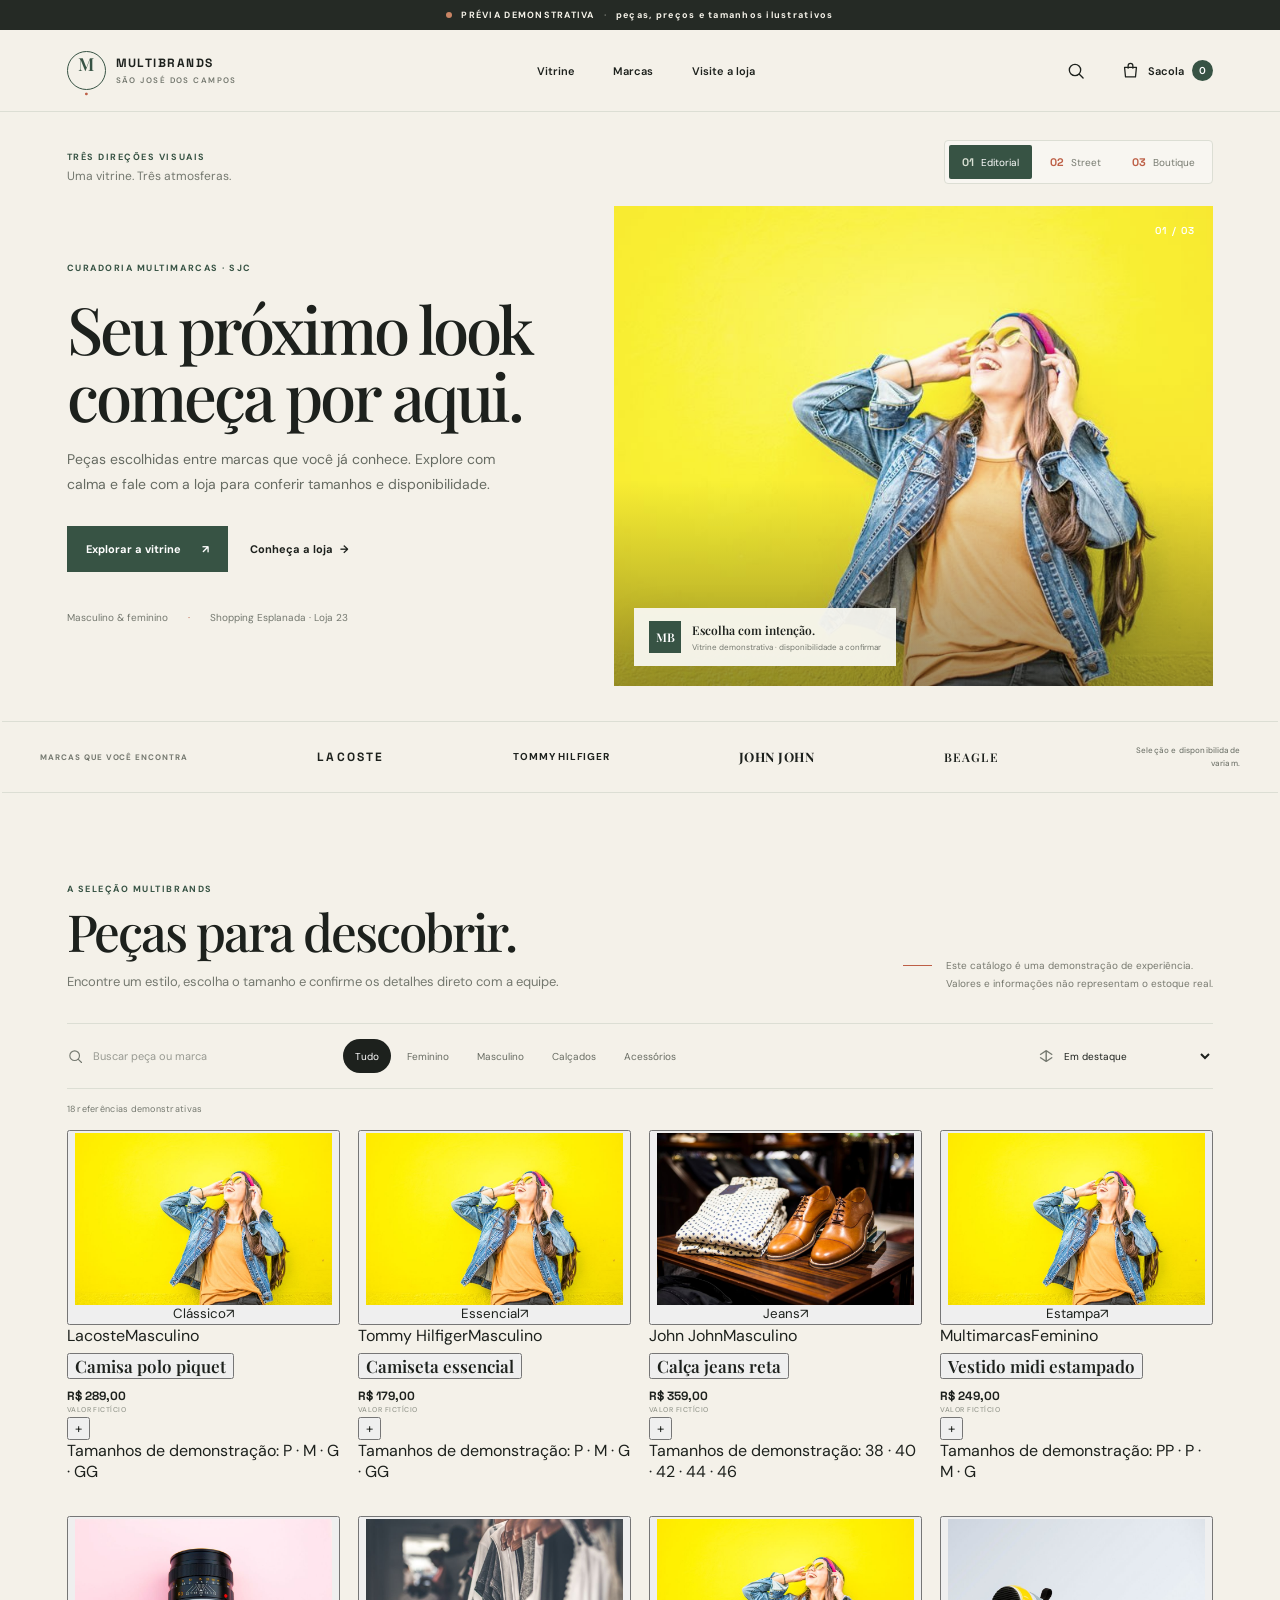
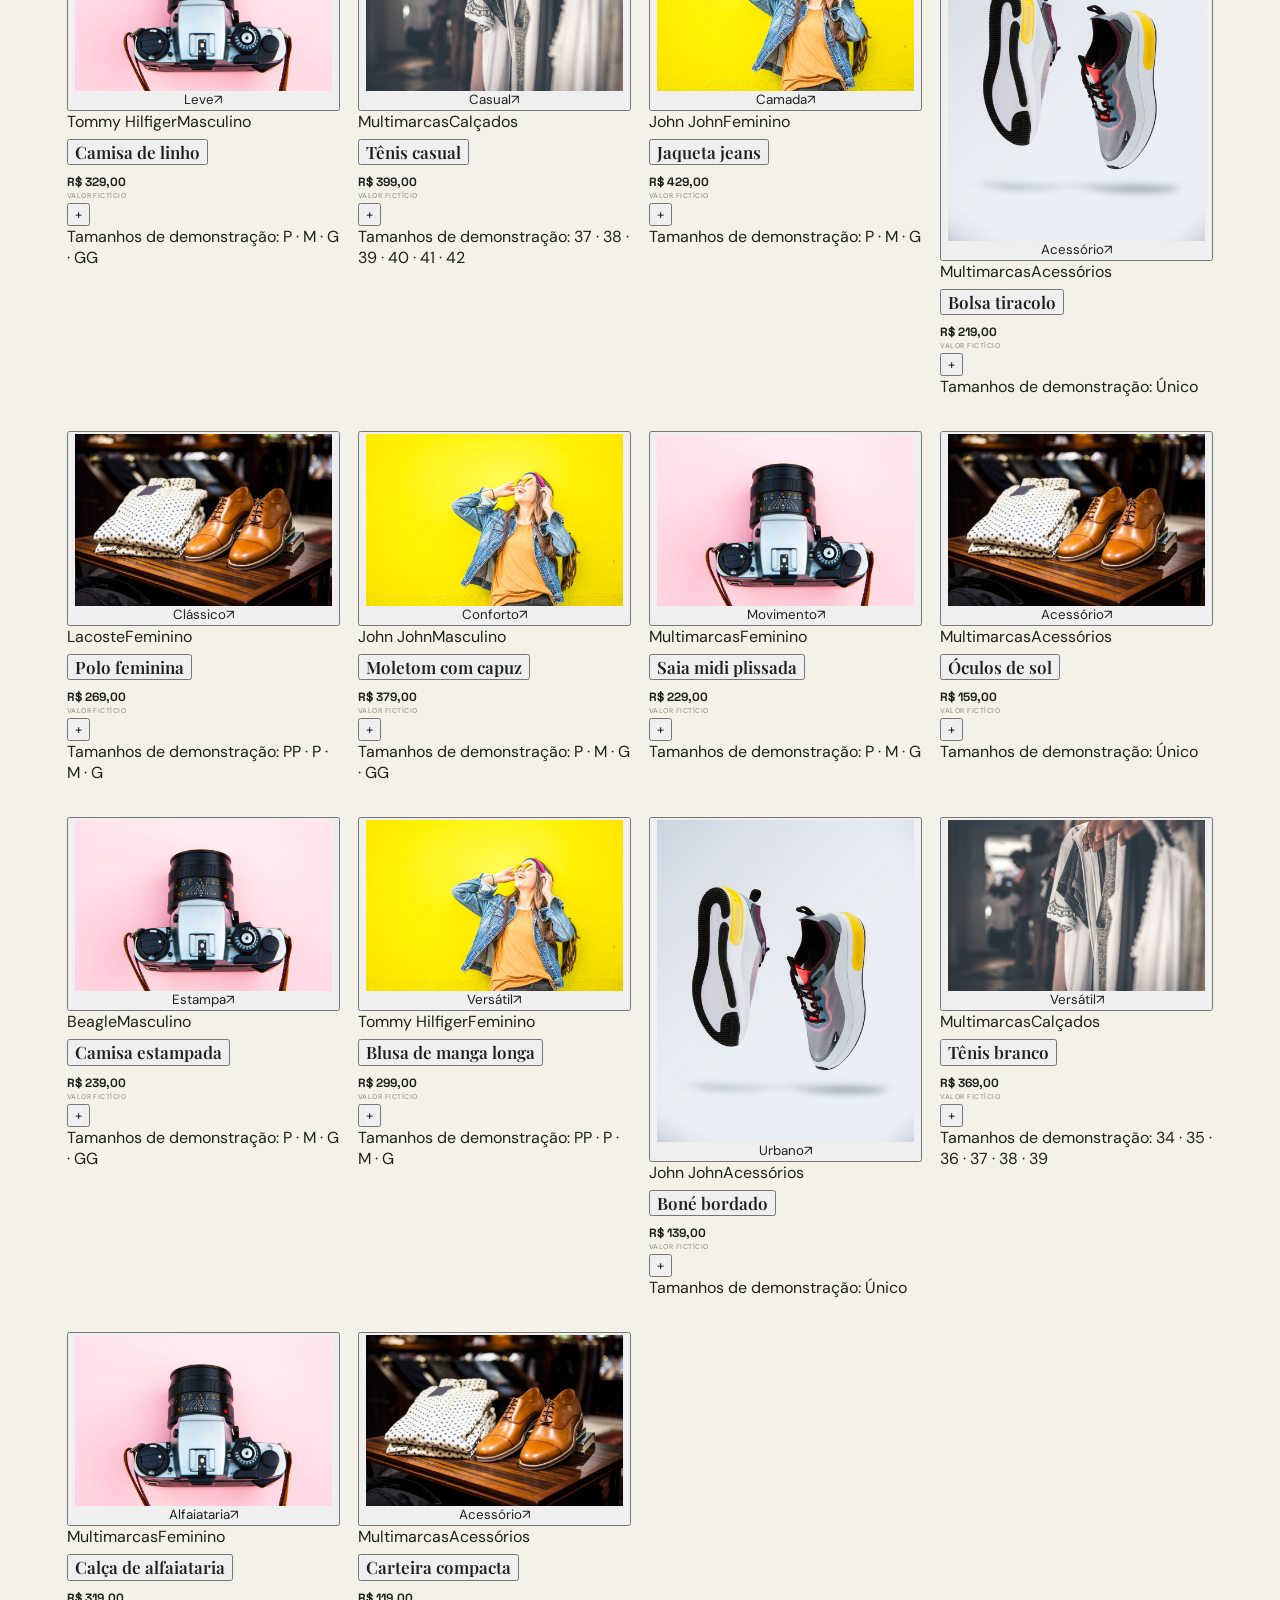
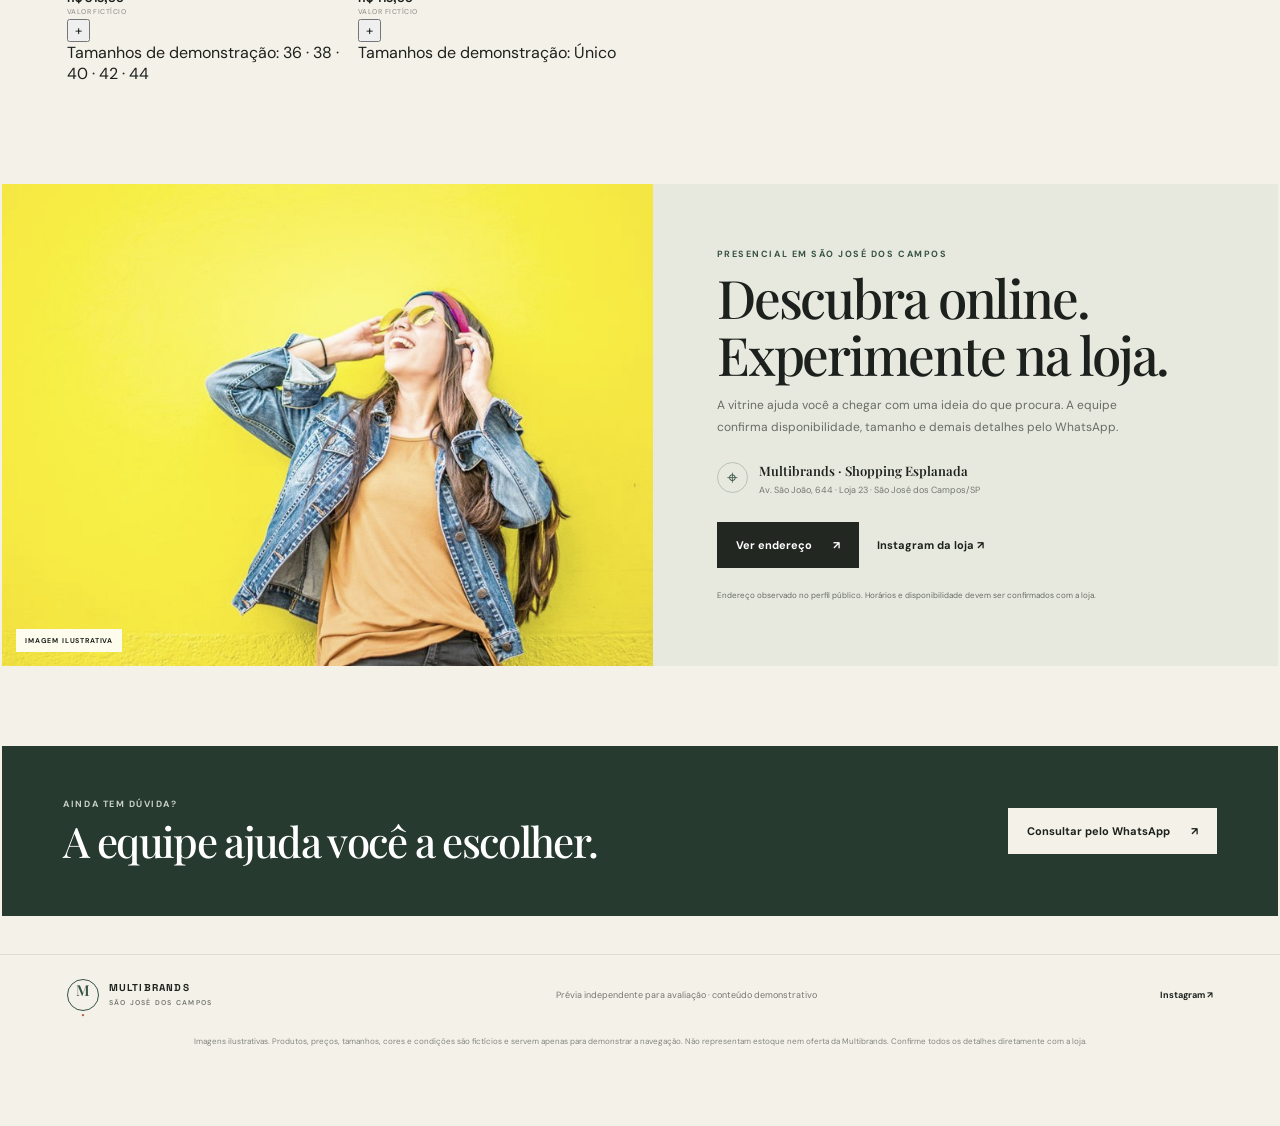
<file: index.html>
<!doctype html>
<html lang="pt-BR">
  <head>
    <meta charset="utf-8" />
    <meta name="viewport" content="width=device-width, initial-scale=1" />
    <meta name="theme-color" content="#f4f1e9" />
    <meta name="description" content="Vitrine demonstrativa da Multibrands São José dos Campos. Peças, valores e tamanhos deste protótipo são ilustrativos; consulte a loja para disponibilidade atual." />
    <title>Multibrands — vitrine demonstrativa</title>
    <link rel="preconnect" href="https://fonts.googleapis.com" />
    <link rel="preconnect" href="https://fonts.gstatic.com" crossorigin />
    <link href="https://fonts.googleapis.com/css2?family=DM+Sans:wght@400;500;600;700&family=Playfair+Display:wght@500;600;700&family=Space+Grotesk:wght@500;600;700&display=swap" rel="stylesheet" />
    <link rel="stylesheet" href="styles.css" />
    <script src="app.js" defer></script>
  </head>
  <body data-direction="editorial">
    <a class="skip-link" href="#catalogo">Pular para o catálogo</a>
    <div class="demo-ribbon"><span class="status-dot" aria-hidden="true"></span> PRÉVIA DEMONSTRATIVA <span class="ribbon-separator">·</span> peças, preços e tamanhos ilustrativos</div>

    <header class="site-header">
      <a class="brand-lockup" href="#inicio" aria-label="Multibrands, início">
        <span class="brand-symbol" aria-hidden="true">M<span>.</span></span>
        <span class="brand-wordmark">MULTIBRANDS<small>SÃO JOSÉ DOS CAMPOS</small></span>
      </a>
      <nav class="primary-nav" aria-label="Navegação principal">
        <a href="#catalogo">Vitrine</a>
        <a href="#marcas">Marcas</a>
        <a href="#visite">Visite a loja</a>
      </nav>
      <div class="header-actions">
        <button class="icon-button search-trigger" type="button" aria-label="Ir para busca" data-search-trigger>
          <svg viewBox="0 0 24 24" aria-hidden="true"><circle cx="10.8" cy="10.8" r="6.8"></circle><path d="m16 16 4.5 4.5"></path></svg>
        </button>
        <button class="cart-trigger" type="button" aria-label="Abrir sacola, 0 itens" data-cart-trigger>
          <svg viewBox="0 0 24 24" aria-hidden="true"><path d="M4.5 8h15l-1.2 12H5.7L4.5 8Z"></path><path d="M9 9V6a3 3 0 0 1 6 0v3"></path></svg>
          <span class="cart-label">Sacola</span><span class="cart-count" data-cart-count>0</span>
        </button>
      </div>
    </header>

    <main>
      <section class="direction-bar" aria-label="Escolha uma direção visual para a prévia">
        <div class="direction-bar__intro"><span class="eyebrow">TRÊS DIREÇÕES VISUAIS</span><span>Uma vitrine. Três atmosferas.</span></div>
        <div class="direction-switch" role="group" aria-label="Direção visual">
          <button class="direction-button is-active" type="button" data-direction-choice="editorial" aria-pressed="true"><span>01</span> Editorial</button>
          <button class="direction-button" type="button" data-direction-choice="street" aria-pressed="false"><span>02</span> Street</button>
          <button class="direction-button" type="button" data-direction-choice="boutique" aria-pressed="false"><span>03</span> Boutique</button>
        </div>
      </section>

      <section class="hero" id="inicio" aria-labelledby="hero-title">
        <div class="hero-copy">
          <span class="eyebrow" data-hero-eyebrow>CURADORIA MULTIMARCAS · SJC</span>
          <h1 id="hero-title" data-hero-title>Seu próximo look começa por aqui.</h1>
          <p data-hero-description>Peças escolhidas entre marcas que você já conhece. Explore com calma e fale com a loja para conferir tamanhos e disponibilidade.</p>
          <div class="hero-actions">
            <a class="button button--primary" href="#catalogo"><span data-hero-cta>Explorar a vitrine</span><span aria-hidden="true">↗</span></a>
            <a class="text-link" href="#visite">Conheça a loja <span aria-hidden="true">→</span></a>
          </div>
          <div class="hero-meta"><span>Masculino & feminino</span><span>Shopping Esplanada · Loja 23</span></div>
        </div>
        <div class="hero-visual">
          <img class="hero-image" src="assets/piece-01.jpg" alt="Editorial de moda em ambiente urbano; imagem ilustrativa, não representa estoque" fetchpriority="high" />
          <div class="hero-image-note"><span class="note-mark">MB</span><span><strong>Escolha com intenção.</strong><small>Vitrine demonstrativa · disponibilidade a confirmar</small></span></div>
          <div class="hero-index" aria-hidden="true">01 / 03</div>
        </div>
      </section>

      <section class="brand-strip" id="marcas" aria-label="Marcas observadas no perfil da loja">
        <span class="brand-strip__label">MARCAS QUE VOCÊ ENCONTRA</span>
        <span class="brand-name brand-name--lacoste">LACOSTE</span><span class="brand-name brand-name--tommy">TOMMY HILFIGER</span><span class="brand-name brand-name--johnjohn">JOHN JOHN</span><span class="brand-name brand-name--beagle">BEAGLE</span>
        <span class="brand-strip__note">Seleção e disponibilidade variam.</span>
      </section>

      <section class="catalog-section" id="catalogo" aria-labelledby="catalog-heading">
        <div class="catalog-heading-row">
          <div class="catalog-heading-copy"><span class="eyebrow">A SELEÇÃO MULTIBRANDS</span><h2 id="catalog-heading">Peças para descobrir.</h2><p>Encontre um estilo, escolha o tamanho e confirme os detalhes direto com a equipe.</p></div>
          <div class="catalog-note"><span class="catalog-note__line"></span><span>Este catálogo é uma demonstração de experiência.<br />Valores e informações não representam o estoque real.</span></div>
        </div>

        <div class="catalog-toolbar">
          <label class="search-field"><span class="sr-only">Buscar peça, marca ou categoria</span><svg viewBox="0 0 24 24" aria-hidden="true"><circle cx="10.8" cy="10.8" r="6.8"></circle><path d="m16 16 4.5 4.5"></path></svg><input type="search" placeholder="Buscar peça ou marca" data-search-input /></label>
          <div class="filter-row" role="group" aria-label="Filtrar por categoria" data-filter-row>
            <button class="filter-chip is-active" type="button" data-category="Todas" aria-pressed="true">Tudo <span data-category-count="Todas">18</span></button>
            <button class="filter-chip" type="button" data-category="Feminino" aria-pressed="false">Feminino</button>
            <button class="filter-chip" type="button" data-category="Masculino" aria-pressed="false">Masculino</button>
            <button class="filter-chip" type="button" data-category="Calçados" aria-pressed="false">Calçados</button>
            <button class="filter-chip" type="button" data-category="Acessórios" aria-pressed="false">Acessórios</button>
          </div>
          <label class="sort-field"><span class="sr-only">Ordenar catálogo</span><span class="sort-icon" aria-hidden="true">↕</span><select data-sort><option value="featured">Em destaque</option><option value="price-asc">Menor preço demonstrativo</option><option value="price-desc">Maior preço demonstrativo</option><option value="name">Nome A–Z</option></select></label>
        </div>
        <div class="active-filter-note" data-results-count aria-live="polite">18 referências demonstrativas</div>
        <div class="product-grid" data-product-grid></div>
        <div class="empty-state" data-empty-state hidden><span>⌕</span><h3>Nenhuma peça encontrada.</h3><p>Tente outro termo ou escolha uma categoria diferente.</p><button class="button button--outline" type="button" data-reset-filters>Limpar filtros</button></div>
      </section>

      <section class="store-story" id="visite" aria-labelledby="store-heading">
        <div class="store-photo"><img src="assets/piece-02.jpg" alt="Pessoas explorando roupas em uma loja; foto ilustrativa" loading="lazy" /><span class="photo-caption">IMAGEM ILUSTRATIVA</span></div>
        <div class="store-copy"><span class="eyebrow">PRESENCIAL EM SÃO JOSÉ DOS CAMPOS</span><h2 id="store-heading">Descubra online.<br />Experimente na loja.</h2><p>A vitrine ajuda você a chegar com uma ideia do que procura. A equipe confirma disponibilidade, tamanho e demais detalhes pelo WhatsApp.</p><div class="store-address"><span class="address-icon" aria-hidden="true">⌖</span><span><strong>Multibrands · Shopping Esplanada</strong><small>Av. São João, 644 · Loja 23 · São José dos Campos/SP</small></span></div><div class="store-actions"><a class="button button--dark" href="https://www.google.com/maps/search/?api=1&query=Multibrands%20Av.%20S%C3%A3o%20Jo%C3%A3o%20644%20Shopping%20Esplanada%20S%C3%A3o%20Jos%C3%A9%20dos%20Campos" target="_blank" rel="noreferrer">Ver endereço <span aria-hidden="true">↗</span></a><a class="text-link" href="https://www.instagram.com/multibrands_sjc/" target="_blank" rel="noreferrer">Instagram da loja ↗</a></div><p class="store-disclaimer">Endereço observado no perfil público. Horários e disponibilidade devem ser confirmados com a loja.</p></div>
      </section>

      <section class="help-band" aria-label="Ajuda para consultar a loja"><div><span class="eyebrow">AINDA TEM DÚVIDA?</span><h2>A equipe ajuda você a escolher.</h2></div><a class="button button--light" data-whatsapp-link href="https://wa.me/5512996603251?text=Oi%21%20Vim%20pela%20vitrine%20demonstrativa%20da%20Multibrands." target="_blank" rel="noreferrer">Consultar pelo WhatsApp <span aria-hidden="true">↗</span></a></section>
    </main>

    <footer class="site-footer"><a class="brand-lockup brand-lockup--footer" href="#inicio"><span class="brand-symbol" aria-hidden="true">M<span>.</span></span><span class="brand-wordmark">MULTIBRANDS<small>SÃO JOSÉ DOS CAMPOS</small></span></a><span class="footer-message">Prévia independente para avaliação · conteúdo demonstrativo</span><a class="footer-instagram" href="https://www.instagram.com/multibrands_sjc/" target="_blank" rel="noreferrer">Instagram ↗</a></footer>
    <div class="legal-note">Imagens ilustrativas. Produtos, preços, tamanhos, cores e condições são fictícios e servem apenas para demonstrar a navegação. Não representam estoque nem oferta da Multibrands. Confirme todos os detalhes diretamente com a loja.</div>

    <dialog class="product-dialog" data-product-dialog aria-labelledby="product-dialog-title"><button class="dialog-close" type="button" aria-label="Fechar detalhes" data-close-product>×</button><div class="product-dialog__content" data-product-detail></div></dialog>
    <dialog class="cart-dialog" data-cart-dialog aria-labelledby="cart-heading"><div class="cart-panel"><header class="cart-header"><div><span class="eyebrow">SUA SELEÇÃO</span><h2 id="cart-heading">Sacola <span data-cart-heading-count>(0)</span></h2></div><button class="dialog-close" type="button" aria-label="Fechar sacola" data-close-cart>×</button></header><div class="cart-items" data-cart-items></div><div class="cart-empty" data-cart-empty><span class="empty-bag" aria-hidden="true">◯</span><h3>Sua sacola está esperando.</h3><p>Explore as referências e escolha seu tamanho.</p><button class="button button--outline" type="button" data-close-cart-and-shop>Ver vitrine</button></div><footer class="cart-footer" data-cart-footer hidden><div class="cart-total"><span>Subtotal demonstrativo</span><strong data-cart-total>R$ 0</strong></div><p>Valores e tamanhos deste protótipo são fictícios. A sacola não finaliza uma compra nem reserva produtos.</p><button class="button button--primary checkout-button" type="button" data-whatsapp-checkout>Consultar seleção no WhatsApp <span aria-hidden="true">↗</span></button></footer></div></dialog>
    <div class="toast" data-toast role="status" aria-live="polite"></div>
    <nav class="mobile-quick-nav" aria-label="Atalhos rápidos"><a href="#catalogo"><span aria-hidden="true">⌕</span>Vitrine</a><button type="button" data-cart-trigger><span aria-hidden="true">▱</span>Sacola <b data-cart-count>0</b></button><a href="https://wa.me/5512996603251?text=Oi%21%20Vim%20pela%20vitrine%20demonstrativa%20da%20Multibrands." target="_blank" rel="noreferrer"><span aria-hidden="true">↗</span>WhatsApp</a></nav>
  </body>
</html>
</file>
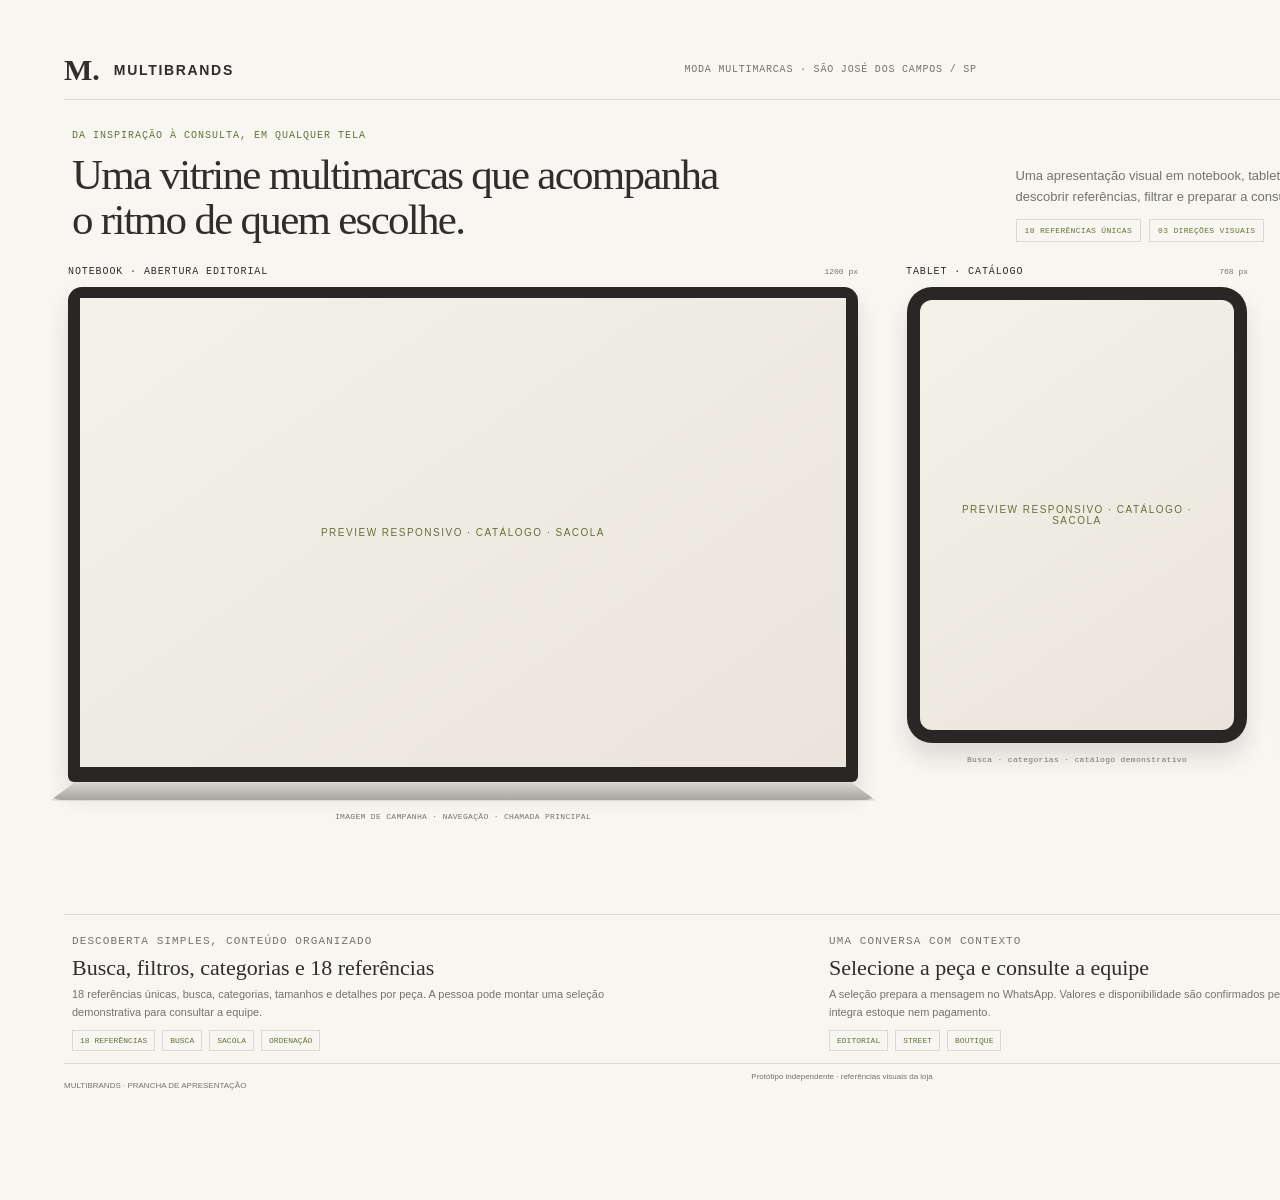
<file: prancha.html>
<!doctype html>
<html lang="pt-BR">
<head>
<meta charset="utf-8">
<meta name="viewport" content="width=device-width,initial-scale=1">
<title>Multibrands SJC · prancha responsiva</title>
<style>
:root{--paper:#f8f6f1;--ink:#302d2c;--muted:#77716c;--line:#ddd8d1;--olive:#65703a;--lime:#d3ef36;--serif:Georgia,'Times New Roman',serif;--sans:Arial,sans-serif;--mono:'Courier New',monospace}*{box-sizing:border-box}body{margin:0;background:#e8e5df;color:var(--ink);font-family:var(--sans)}.board{width:1600px;height:1200px;margin:0 auto;padding:40px 64px 26px;background:var(--paper);overflow:hidden}.head{height:60px;display:flex;align-items:center;border-bottom:1px solid var(--line);gap:14px}.mark{font:700 30px var(--serif)}.brand{font-weight:700;font-size:14px;letter-spacing:.12em}.context{margin:auto;color:var(--muted);font:10px var(--mono);letter-spacing:.08em}.concept{font:9px var(--mono);letter-spacing:.11em}.intro{display:grid;grid-template-columns:1fr .58fr;gap:60px;align-items:end;padding:30px 8px 24px}.eyebrow{margin:0;color:var(--olive);font:10px var(--mono);letter-spacing:.1em;text-transform:uppercase}.intro h1{font:400 43px/1.04 var(--serif);letter-spacing:-.04em;margin:12px 0 0}.intro-copy{max-width:440px;color:var(--muted);font-size:13px;line-height:1.65;margin:0 0 2px}.stats{display:flex;gap:8px;margin-top:12px}.stats span{border:1px solid var(--line);padding:6px 8px;color:var(--olive);font:8px var(--mono);letter-spacing:.04em}.devices{height:640px;display:flex;align-items:flex-start;justify-content:space-between;padding:0 4px}.device{display:flex;flex-direction:column;align-items:center}.device-label{width:100%;display:flex;justify-content:space-between;align-items:baseline;margin:0 0 10px}.device-label strong{font:10px var(--mono);letter-spacing:.09em;text-transform:uppercase}.device-label span{font:8px var(--mono);color:var(--muted)}.laptop{width:790px}.laptop .shell{width:790px;padding:11px 12px 15px;background:#282726;border-radius:14px 14px 6px 6px;box-shadow:0 14px 22px #29232120}.laptop .screen{width:766px;height:469px;overflow:hidden;background:#fff}.laptop iframe{width:1200px;height:735px;transform:scale(.63833);transform-origin:top left}.laptop .base{width:826px;height:18px;background:linear-gradient(#d8d6d1,#a7a5a0);clip-path:polygon(3% 0,97% 0,100% 100%,0 100%);border-radius:0 0 11px 11px;box-shadow:0 9px 12px #1113}.tablet{width:342px}.tablet .shell{width:340px;padding:13px;background:#282726;border-radius:25px;box-shadow:0 14px 22px #29232120}.tablet .screen{width:314px;height:430px;overflow:hidden;background:white;border-radius:12px}.tablet iframe{width:768px;height:1052px;transform:scale(.40885);transform-origin:top left}.phone{width:236px}.phone .shell{width:234px;padding:10px;background:#262524;border-radius:30px;box-shadow:0 14px 22px #29232120;position:relative}.phone .screen{width:214px;height:463px;overflow:hidden;background:white;border-radius:21px}.phone iframe{width:390px;height:844px;transform:scale(.54872);transform-origin:top left}.notch{position:absolute;top:9px;left:50%;transform:translateX(-50%);z-index:2;width:74px;height:13px;border-radius:0 0 9px 9px;background:#262524}.caption{margin-top:12px;text-align:center;color:var(--muted);font:8px var(--mono);letter-spacing:.04em}.bottom{display:grid;grid-template-columns:1fr 1fr;gap:58px;border-top:1px solid var(--line);padding:18px 8px 12px;margin-top:8px}.bottom h2{margin:5px 0 5px;font:400 22px var(--serif)}.bottom p{max-width:600px;margin:0;color:var(--muted);font-size:11px;line-height:1.55}.features{display:flex;gap:7px;margin-top:9px}.features span{border:1px solid var(--line);padding:5px 7px;color:var(--olive);font:8px var(--mono)}.footer{height:27px;border-top:1px solid var(--line);display:flex;justify-content:space-between;align-items:end;color:var(--muted);font-size:8px}.footer span:nth-child(2){margin:auto}@media print{body{background:white}.board{margin:0}}
.screen-note{height:100%;display:flex;align-items:center;justify-content:center;background:linear-gradient(145deg,#f4f1e9,#e9e5dc);color:#65703a;font:10px Arial,sans-serif;letter-spacing:.15em;text-align:center;padding:30px}</style>
</head>
<body><main class="board">
<header class="head"><span class="mark">M.</span><span class="brand">MULTIBRANDS</span><span class="context">MODA MULTIMARCAS · SÃO JOSÉ DOS CAMPOS / SP</span><span class="concept">PRÉVIA RESPONSIVA</span></header>
<section class="intro"><div><p class="eyebrow">Da inspiração à consulta, em qualquer tela</p><h1>Uma vitrine multimarcas que acompanha<br>o ritmo de quem escolhe.</h1></div><div><p class="intro-copy">Uma apresentação visual em notebook, tablet e celular mostra como descobrir referências, filtrar e preparar a consulta à equipe.</p><div class="stats"><span>18 REFERÊNCIAS ÚNICAS</span><span>03 DIREÇÕES VISUAIS</span></div></div></section>
<section class="devices" aria-label="Demonstração responsiva em três dispositivos">
<article class="device laptop"><div class="device-label"><strong>Notebook · abertura editorial</strong><span>1200 px</span></div><div class="shell"><div class="screen"><div class="screen-note">PREVIEW RESPONSIVO · CATÁLOGO · SACOLA</div></div></div><div class="base"></div><p class="caption">IMAGEM DE CAMPANHA · NAVEGAÇÃO · CHAMADA PRINCIPAL</p></article>
<article class="device tablet"><div class="device-label"><strong>Tablet · catálogo</strong><span>768 px</span></div><div class="shell"><div class="screen"><div class="screen-note">PREVIEW RESPONSIVO · CATÁLOGO · SACOLA</div></div></div><p class="caption">Busca · categorias · catálogo demonstrativo</p></article>
<article class="device phone"><div class="device-label"><strong>Celular · detalhes</strong><span>390 px</span></div><div class="shell"><span class="notch"></span><div class="screen"><div class="screen-note">PREVIEW RESPONSIVO · CATÁLOGO · SACOLA</div></div></div><p class="caption">Detalhes · seleção · consulta WhatsApp</p></article>
</section>
<section class="bottom"><div><p class="eyebrow">Descoberta simples, conteúdo organizado</p><h2>Busca, filtros, categorias e 18 referências</h2><p>18 referências únicas, busca, categorias, tamanhos e detalhes por peça. A pessoa pode montar uma seleção demonstrativa para consultar a equipe.</p><div class="features"><span>18 REFERÊNCIAS</span><span>BUSCA</span><span>SACOLA</span><span>ORDENAÇÃO</span></div></div><div><p class="eyebrow">Uma conversa com contexto</p><h2>Selecione a peça e consulte a equipe</h2><p>A seleção prepara a mensagem no WhatsApp. Valores e disponibilidade são confirmados pela Multibrands; a prévia não integra estoque nem pagamento.</p><div class="features"><span>EDITORIAL</span><span>STREET</span><span>BOUTIQUE</span></div></div></section>
<footer class="footer"><span>MULTIBRANDS · PRANCHA DE APRESENTAÇÃO</span><span>Protótipo independente · referências visuais da loja</span><span>ServAgency · 09 NOV 2026</span></footer>
</main><script>
for(const frame of document.querySelectorAll("iframe[data-view]"))frame.addEventListener("load",()=>{try{const win=frame.contentWindow,doc=win.document;const catalog=doc.querySelector("#catalogo");if(frame.dataset.view==="catalog"&&catalog)win.scrollTo(0,catalog.getBoundingClientRect().top+win.scrollY);if(frame.dataset.view==="detail"){const card=doc.querySelector("[data-open-product]");if(card)card.click()}}catch{}});</script></body></html>
</file>
<file: styles.css>
:root{color-scheme:light;--paper:#f4f1e9;--surface:#fffefa;--ink:#1d211d;--muted:#74786f;--line:#dcded4;--accent:#375344;--accent-soft:#e2e8df;--highlight:#bd5f46;--serif:"Playfair Display",Georgia,serif;--sans:"DM Sans",Arial,sans-serif;--display:"Space Grotesk",Arial,sans-serif;--radius:4px;--card-radius:3px;--shadow:0 18px 48px rgba(30,38,31,.11);font-family:var(--sans);font-synthesis:none;text-rendering:optimizeLegibility}*{box-sizing:border-box}html{scroll-behavior:smooth;scroll-padding-top:110px}body{margin:0;background:var(--paper);color:var(--ink);min-width:320px}body,button,input,select{font-family:var(--sans)}button,a{-webkit-tap-highlight-color:transparent}button{color:inherit}a{color:inherit;text-decoration:none}img{display:block;max-width:100%}svg{width:20px;height:20px;fill:none;stroke:currentColor;stroke-width:1.6;stroke-linecap:round;stroke-linejoin:round}.sr-only{position:absolute;width:1px;height:1px;padding:0;margin:-1px;overflow:hidden;clip:rect(0,0,0,0);white-space:nowrap;border:0}.skip-link{position:fixed;z-index:100;left:12px;top:8px;padding:12px 16px;background:#fff;color:#111;transform:translateY(-160%)}.skip-link:focus{transform:translateY(0)}:focus-visible{outline:3px solid #d9694b;outline-offset:3px}.demo-ribbon{min-height:30px;display:flex;align-items:center;justify-content:center;gap:9px;padding:6px 14px;background:#252a25;color:#f5f2e9;font-size:9px;font-weight:700;letter-spacing:.14em;text-align:center}.status-dot{width:6px;height:6px;border-radius:50%;background:#c98464}.ribbon-separator{opacity:.45}.site-header{height:82px;padding:0 clamp(18px,5.2vw,82px);display:flex;align-items:center;justify-content:space-between;gap:30px;border-bottom:1px solid var(--line);background:var(--paper)}.brand-lockup{display:inline-flex;align-items:center;gap:10px;flex:none}.brand-symbol{display:grid;place-items:center;width:39px;height:39px;border:1px solid var(--accent);border-radius:50%;font:600 18px var(--serif);color:var(--accent)}.brand-symbol span{color:var(--highlight)}.brand-wordmark{font:700 12px var(--display);letter-spacing:.12em;line-height:1.25}.brand-wordmark small{display:block;margin-top:4px;color:var(--muted);font:600 8px var(--sans);letter-spacing:.18em}.primary-nav{display:flex;align-items:center;gap:clamp(18px,3vw,48px);font-size:11px;font-weight:600}.primary-nav a{transition:color .2s}.primary-nav a:hover,.text-link:hover{color:var(--highlight)}.header-actions{display:flex;align-items:center;gap:14px}.icon-button,.cart-trigger{height:43px;display:flex;align-items:center;justify-content:center;border:0;background:transparent;cursor:pointer}.icon-button{width:43px}.cart-trigger{gap:8px;padding:0 0 0 10px;font-size:11px;font-weight:600}.cart-trigger svg{width:19px;height:19px}.cart-count{min-width:21px;height:21px;display:grid;place-items:center;border-radius:50%;background:var(--accent);color:#fff;font-size:10px}.direction-bar{max-width:1440px;margin:0 auto;padding:28px clamp(18px,5.2vw,82px) 22px;display:flex;align-items:flex-end;justify-content:space-between;gap:24px}.direction-bar__intro{display:grid;gap:5px;font-size:12px;color:var(--muted)}.eyebrow{display:block;color:var(--accent);font:700 9px var(--sans);letter-spacing:.17em;text-transform:uppercase}.direction-switch{display:flex;align-items:center;gap:5px;padding:4px;border:1px solid var(--line);background:rgba(255,255,255,.34);border-radius:var(--radius)}.direction-button{min-height:34px;padding:0 13px;display:flex;align-items:center;gap:7px;border:0;border-radius:2px;background:transparent;color:#777a70;font-size:10px;cursor:pointer;transition:background .2s,color .2s}.direction-button span{font:700 11px var(--display);color:var(--highlight)}.direction-button:hover{color:var(--ink)}.direction-button.is-active{background:var(--accent);color:#fff}.direction-button.is-active span{color:#d7dfd2}.hero{max-width:1440px;min-height:480px;margin:0 auto;padding:0 clamp(18px,5.2vw,82px);display:grid;grid-template-columns:.88fr 1.12fr;align-items:stretch;gap:clamp(30px,6vw,90px)}.hero-copy{display:flex;flex-direction:column;justify-content:center;align-items:flex-start;padding:50px 0 56px}.hero-copy .eyebrow{margin-bottom:20px}.hero h1{max-width:570px;margin:0;font:500 clamp(40px,5.1vw,74px)/1.03 var(--serif);letter-spacing:-.045em}.hero-copy>p{max-width:450px;margin:19px 0 0;color:#666b62;font-size:14px;line-height:1.8}.hero-actions{display:flex;align-items:center;gap:22px;margin-top:29px}.button{min-height:46px;padding:0 18px;display:inline-flex;align-items:center;justify-content:center;gap:21px;border:1px solid transparent;font:700 11px var(--sans);cursor:pointer;transition:transform .2s,background .2s,color .2s,border-color .2s}.button:hover{transform:translateY(-2px)}.button--primary{background:var(--accent);color:#fff}.button--primary:hover{background:#263d30}.button--outline{border-color:var(--line);background:transparent}.button--outline:hover{border-color:var(--ink)}.button--dark{background:#222721;color:white}.button--light{background:#f4f1e9;color:#1d211d}.text-link{font-size:11px;font-weight:700;transition:color .2s}.text-link span{padding-left:4px}.hero-meta{display:flex;flex-wrap:wrap;gap:8px 20px;margin-top:39px;color:var(--muted);font-size:10px}.hero-meta span+span:before{content:"·";padding-right:20px;color:var(--highlight)}.hero-visual{position:relative;min-height:420px;overflow:hidden;background:#d1d2c8}.hero-image{width:100%;height:100%;position:absolute;inset:0;object-fit:cover;object-position:center 38%;filter:saturate(.78)}.hero-visual:after{content:"";position:absolute;inset:0;background:linear-gradient(180deg,transparent 57%,rgba(18,22,18,.4))}.hero-image-note{position:absolute;z-index:1;left:20px;bottom:20px;display:flex;align-items:center;gap:11px;padding:13px 15px;background:rgba(248,247,241,.95);box-shadow:var(--shadow)}.note-mark{width:32px;height:32px;display:grid;place-items:center;background:var(--accent);color:#fff;font:600 12px var(--serif)}.hero-image-note strong,.hero-image-note small{display:block}.hero-image-note strong{font:600 12px var(--serif)}.hero-image-note small{margin-top:4px;color:var(--muted);font-size:8px}.hero-index{position:absolute;z-index:1;right:18px;top:18px;color:#fff;font:600 10px var(--display);letter-spacing:.12em}.brand-strip{max-width:1276px;margin:35px auto 0;padding:22px clamp(18px,3vw,38px);display:flex;align-items:center;justify-content:space-between;gap:20px;border-top:1px solid var(--line);border-bottom:1px solid var(--line)}.brand-strip__label,.brand-strip__note{color:var(--muted);font-size:8px;font-weight:700;letter-spacing:.12em}.brand-name{font-size:12px;font-weight:700;letter-spacing:.1em;white-space:nowrap}.brand-name--lacoste{font-family:var(--display);letter-spacing:.18em}.brand-name--tommy{font-size:10px;letter-spacing:.08em}.brand-name--johnjohn{font-family:var(--serif);font-size:13px;letter-spacing:.04em}.brand-name--beagle{font:600 12px var(--serif);letter-spacing:.1em}.brand-strip__note{max-width:112px;line-height:1.6;text-align:right;font-weight:500;letter-spacing:.02em}.catalog-section{max-width:1440px;margin:0 auto;padding:90px clamp(18px,5.2vw,82px) 100px}.catalog-heading-row{display:flex;align-items:flex-end;justify-content:space-between;gap:36px}.catalog-heading-copy h2,.store-copy h2,.help-band h2{margin:9px 0 0;font:500 clamp(34px,4vw,56px)/1.08 var(--serif);letter-spacing:-.04em}.catalog-heading-copy p{margin:12px 0 0;color:var(--muted);font-size:13px;line-height:1.65}.catalog-note{display:flex;align-items:flex-start;gap:14px;color:#77796f;font-size:10px;line-height:1.75}.catalog-note__line{width:29px;height:1px;margin-top:8px;background:var(--highlight);flex:none}.catalog-toolbar{margin-top:31px;padding:15px 0;border-top:1px solid var(--line);border-bottom:1px solid var(--line);display:flex;align-items:center;gap:16px}.search-field{min-width:190px;max-width:260px;flex:1;display:flex;align-items:center;gap:9px}.search-field svg{width:17px;height:17px;flex:none;color:var(--muted)}.search-field input{width:100%;min-width:0;padding:9px 0;border:0;outline:0;background:transparent;font-size:11px}.search-field input::placeholder{color:#989a92}.search-field:focus-within{outline:2px solid var(--accent);outline-offset:4px}.filter-row{display:flex;align-items:center;gap:4px;overflow:auto;scrollbar-width:none}.filter-row::-webkit-scrollbar{display:none}.filter-chip{min-height:34px;padding:0 12px;border:0;border-radius:30px;background:transparent;color:#686c63;font-size:10px;white-space:nowrap;cursor:pointer}.filter-chip:hover{background:var(--accent-soft);color:var(--accent)}.filter-chip.is-active{background:var(--ink);color:#fff}.filter-chip span{display:none}.sort-field{margin-left:auto;display:flex;align-items:center;gap:7px;color:var(--muted);white-space:nowrap}.sort-icon{font-size:17px}.sort-field select{max-width:170px;padding:8px 0;border:0;background:transparent;color:var(--ink);font-size:10px;cursor:pointer}.active-filter-note{padding:14px 0 15px;color:var(--muted);font-size:9px;letter-spacing:.03em}.product-grid{display:grid;grid-template-columns:repeat(4,minmax(0,1fr));gap:34px 18px}.product-card{min-width:0;position:relative}.product-image-wrap{position:relative;aspect-ratio:4/5;overflow:hidden;background:#e5e3dc}.product-image{width:100%;height:100%;object-fit:cover;transition:transform .5s cubic-bezier(.2,.65,.2,1);filter:saturate(.78)}.product-card:hover .product-image{transform:scale(1.035)}.product-image-wrap:after{content:"";position:absolute;inset:55% 0 0;background:linear-gradient(transparent,rgba(10,10,10,.15));pointer-events:none}.demo-tag,.item-index{position:absolute;z-index:1;top:10px;left:10px;padding:6px 8px;background:rgba(255,254,250,.93);color:#65695e;font-size:7px;font-weight:700;letter-spacing:.12em}.item-index{left:auto;right:10px;background:rgba(32,35,30,.72);color:#fff;font-family:var(--display)}.favorite-button{position:absolute;z-index:1;right:10px;bottom:11px;width:36px;height:36px;display:grid;place-items:center;border:0;border-radius:50%;background:#fff;color:#454940;font-size:19px;cursor:pointer}.favorite-button[aria-pressed="true"]{color:#b84f55}.product-card__info{padding:12px 2px 0}.product-brand{display:flex;align-items:center;justify-content:space-between;gap:10px;color:#6d7169;font-size:8px;font-weight:700;letter-spacing:.14em;text-transform:uppercase}.product-name{margin:7px 0 5px;font:600 17px var(--serif);line-height:1.2}.product-description{min-height:30px;margin:0;color:var(--muted);font-size:10px;line-height:1.5}.product-bottom{display:flex;align-items:center;justify-content:space-between;gap:8px;margin-top:9px}.product-price{font:700 12px var(--display)}.product-price small{display:block;margin-bottom:3px;color:#96998f;font:500 7px var(--sans);letter-spacing:.07em;text-transform:uppercase}.product-size-preview{margin-top:7px;color:#797d73;font-size:8px}.product-card__actions{display:grid;grid-template-columns:1fr 36px;gap:6px;margin-top:12px}.choose-size-button{min-height:37px;padding:0 11px;border:1px solid var(--line);background:transparent;font-size:9px;font-weight:700;text-align:left;cursor:pointer;transition:background .2s,color .2s}.choose-size-button:hover{border-color:var(--accent);background:var(--accent);color:white}.add-icon-button{width:36px;height:37px;display:grid;place-items:center;border:0;background:var(--accent);color:#fff;font-size:19px;cursor:pointer}.add-icon-button:hover{background:var(--ink)}.empty-state{padding:72px 18px;text-align:center}.empty-state>span{font-size:40px;color:var(--accent)}.empty-state h3{margin:13px 0 6px;font:500 25px var(--serif)}.empty-state p{color:var(--muted);font-size:12px}.empty-state button{margin-top:14px}.store-story{max-width:1276px;margin:0 auto 80px;display:grid;grid-template-columns:1.02fr .98fr;background:#e7e9df}.store-photo{position:relative;min-height:430px;overflow:hidden;background:#ccd0c4}.store-photo img{width:100%;height:100%;position:absolute;inset:0;object-fit:cover;filter:saturate(.7)}.photo-caption{position:absolute;left:14px;bottom:14px;padding:7px 9px;background:rgba(255,255,255,.9);font-size:7px;font-weight:700;letter-spacing:.12em}.store-copy{padding:clamp(30px,5vw,70px);display:flex;flex-direction:column;align-items:flex-start;justify-content:center}.store-copy h2{font-size:clamp(34px,4.2vw,53px)}.store-copy>p{max-width:450px;color:#686c62;font-size:12px;line-height:1.8}.store-address{display:flex;align-items:flex-start;gap:11px;margin-top:12px}.address-icon{display:grid;place-items:center;width:31px;height:31px;border:1px solid #b9c2b7;border-radius:50%;color:var(--accent);font-size:19px}.store-address strong,.store-address small{display:block}.store-address strong{font:600 13px var(--serif)}.store-address small{margin-top:5px;color:var(--muted);font-size:9px;line-height:1.5}.store-actions{display:flex;flex-wrap:wrap;align-items:center;gap:18px;margin-top:24px}.store-disclaimer{margin:21px 0 0!important;font-size:8px!important;line-height:1.6!important}.help-band{max-width:1276px;min-height:170px;margin:0 auto 38px;padding:36px clamp(24px,4.8vw,70px);display:flex;align-items:center;justify-content:space-between;gap:25px;background:#273a30;color:#fff}.help-band .eyebrow{color:#c9d2c9}.help-band h2{font-size:clamp(26px,3.3vw,42px)}.site-footer{max-width:1440px;margin:0 auto;padding:24px clamp(18px,5.2vw,82px);display:flex;align-items:center;justify-content:space-between;gap:20px;border-top:1px solid var(--line)}.brand-lockup--footer .brand-symbol{width:32px;height:32px;font-size:15px}.brand-lockup--footer .brand-wordmark{font-size:10px}.brand-lockup--footer .brand-wordmark small{font-size:7px}.footer-message{color:var(--muted);font-size:9px}.footer-instagram{font-size:9px;font-weight:700}.legal-note{max-width:1020px;margin:0 auto;padding:0 20px 78px;color:#83867d;font-size:8px;line-height:1.6;text-align:center}.product-dialog,.cart-dialog{padding:0;border:0;background:transparent;color:var(--ink);max-width:none;max-height:none}.product-dialog::backdrop,.cart-dialog::backdrop{background:rgba(16,21,18,.56);backdrop-filter:blur(3px)}.product-dialog{width:min(860px,calc(100vw - 32px));max-height:calc(100dvh - 32px);overflow:visible}.dialog-close{z-index:2;width:39px;height:39px;display:grid;place-items:center;border:1px solid var(--line);border-radius:50%;background:var(--surface);font-size:25px;font-weight:400;line-height:1;cursor:pointer}.product-dialog>.dialog-close{position:absolute;top:12px;right:12px}.product-dialog__content{min-height:460px;max-height:calc(100dvh - 32px);display:grid;grid-template-columns:.9fr 1.1fr;overflow:auto;background:var(--surface)}.detail-photo{min-height:460px;background:#e5e3dc}.detail-photo img{width:100%;height:100%;object-fit:cover}.detail-copy{padding:clamp(24px,4vw,48px);display:flex;flex-direction:column;align-items:flex-start}.detail-brand{margin-top:9px;color:var(--accent);font-size:9px;font-weight:700;letter-spacing:.16em}.detail-copy h2{margin:9px 0;font:500 34px/1.1 var(--serif)}.detail-copy>p{color:var(--muted);font-size:12px;line-height:1.7}.detail-price{margin:8px 0;font:700 20px var(--display)}.detail-price small{display:block;margin-bottom:3px;color:#93968d;font:500 8px var(--sans);letter-spacing:.1em;text-transform:uppercase}.detail-meta{width:100%;margin:13px 0;padding:14px 0;border-top:1px solid var(--line);border-bottom:1px solid var(--line);display:grid;grid-template-columns:1fr 1fr;gap:10px}.detail-meta span{color:var(--muted);font-size:9px;line-height:1.5}.detail-meta strong{display:block;margin-bottom:3px;color:var(--ink);font-size:9px}.size-title{margin:5px 0 9px;font-size:9px;font-weight:700}.size-options{display:flex;flex-wrap:wrap;gap:7px}.size-option{min-width:41px;height:38px;padding:0 10px;border:1px solid var(--line);background:transparent;font-size:10px;cursor:pointer}.size-option:hover,.size-option.is-selected{border-color:var(--accent);background:var(--accent);color:white}.size-note{margin:8px 0;color:var(--muted);font-size:8px;line-height:1.5}.detail-add{width:100%;margin-top:10px}.detail-add:disabled{opacity:.45;cursor:not-allowed;transform:none}.detail-disclaimer{margin:10px 0 0!important;color:#85897e!important;font-size:8px!important}.cart-dialog{position:fixed;inset:0 0 0 auto;width:min(465px,100vw);height:100dvh;margin:0 0 0 auto;max-height:100dvh}.cart-dialog[open]{animation:cart-in .24s ease-out}.cart-dialog::backdrop{background:rgba(16,21,18,.45)}.cart-panel{height:100%;padding:24px;display:flex;flex-direction:column;background:var(--surface)}.cart-header{display:flex;align-items:flex-start;justify-content:space-between;padding-bottom:19px;border-bottom:1px solid var(--line)}.cart-header h2{margin:5px 0 0;font:500 32px var(--serif)}.cart-header h2 span{color:var(--muted);font:500 13px var(--sans)}.cart-items{flex:1;overflow:auto}.cart-line{padding:16px 0;display:grid;grid-template-columns:74px 1fr auto;gap:12px;border-bottom:1px solid var(--line)}.cart-line__image{width:74px;height:90px;object-fit:cover;background:#e6e4de}.cart-line__meta{min-width:0}.cart-line__brand{color:var(--muted);font-size:8px;font-weight:700;letter-spacing:.12em}.cart-line__name{margin:5px 0;font:600 15px var(--serif)}.cart-line__size{color:var(--muted);font-size:9px}.quantity-control{margin-top:9px;display:inline-flex;align-items:center;border:1px solid var(--line)}.quantity-control button{width:27px;height:25px;border:0;background:transparent;cursor:pointer}.quantity-control span{min-width:25px;text-align:center;font-size:10px}.cart-line__end{display:flex;flex-direction:column;align-items:flex-end;justify-content:space-between;gap:12px}.cart-line__price{font:700 11px var(--display);white-space:nowrap}.remove-line{border:0;background:transparent;color:#8d655c;font-size:9px;text-decoration:underline;cursor:pointer}.cart-empty{flex:1;display:flex;flex-direction:column;align-items:center;justify-content:center;text-align:center}.empty-bag{width:64px;height:64px;display:grid;place-items:center;border:1px solid var(--line);border-radius:50%;color:var(--accent);font-size:31px}.cart-empty h3{margin:15px 0 5px;font:500 22px var(--serif)}.cart-empty p{color:var(--muted);font-size:11px}.cart-empty .button{margin-top:12px}.cart-footer{padding-top:18px;border-top:1px solid var(--line)}.cart-footer[hidden]{display:none}.cart-total{display:flex;justify-content:space-between;font-size:11px}.cart-total strong{font:700 15px var(--display)}.cart-footer>p{margin:11px 0 14px;color:var(--muted);font-size:8px;line-height:1.55}.checkout-button{width:100%;justify-content:space-between}.toast{position:fixed;z-index:80;left:50%;bottom:26px;max-width:calc(100vw - 32px);padding:12px 18px;transform:translate(-50%,20px);background:#202720;color:#fff;font-size:10px;opacity:0;pointer-events:none;transition:opacity .2s,transform .2s}.toast.is-visible{transform:translate(-50%,0);opacity:1}.mobile-quick-nav{display:none}

/* Direction 02: high-contrast street store with a full-bleed image and compact, squared cards. */
body[data-direction="street"]{--paper:#171a18;--surface:#222623;--ink:#f2f3ed;--muted:#a8aea6;--line:#3a413b;--accent:#d4ef55;--accent-soft:#343b2a;--highlight:#d4ef55;--radius:0px;--card-radius:0px;--shadow:0 18px 46px rgba(0,0,0,.3);color-scheme:dark}
body[data-direction="street"] .demo-ribbon{background:#d4ef55;color:#1a1e18}body[data-direction="street"] .status-dot{background:#46503a}body[data-direction="street"] .site-header{background:#171a18}body[data-direction="street"] .brand-symbol{color:#eaf1df;border-color:#d4ef55}body[data-direction="street"] .brand-symbol span{color:#d4ef55}body[data-direction="street"] .brand-wordmark small{color:#9ca49b}body[data-direction="street"] .direction-button.is-active{background:#d4ef55;color:#171a18}body[data-direction="street"] .direction-button.is-active span{color:#4e5735}body[data-direction="street"] .hero{display:block;position:relative;min-height:610px;padding-top:0;padding-bottom:0}body[data-direction="street"] .hero-visual{position:absolute;inset:0 5.2vw;min-height:610px}body[data-direction="street"] .hero-image{filter:grayscale(.22) brightness(.63);object-position:center 31%}body[data-direction="street"] .hero-visual:after{background:linear-gradient(90deg,rgba(12,14,12,.85),rgba(12,14,12,.22) 78%),linear-gradient(0deg,rgba(12,14,12,.45),transparent 55%)}body[data-direction="street"] .hero-copy{position:relative;z-index:2;max-width:650px;min-height:610px;padding:68px 42px;color:#fff}body[data-direction="street"] .hero-copy .eyebrow{color:#d4ef55}body[data-direction="street"] .hero h1{max-width:590px;font:700 clamp(48px,7vw,90px)/.92 var(--display);letter-spacing:-.07em;text-transform:uppercase}body[data-direction="street"] .hero-copy>p{max-width:450px;color:#e0e2da;font-size:13px}body[data-direction="street"] .hero-meta{color:#d5d9d0}body[data-direction="street"] .button--primary{background:#d4ef55;color:#171a18}body[data-direction="street"] .text-link{color:#fff}body[data-direction="street"] .hero-image-note{left:auto;right:20px}body[data-direction="street"] .hero-index{color:#d4ef55}body[data-direction="street"] .brand-strip{border-color:#3a413b}body[data-direction="street"] .brand-name{color:#f1f1e9}body[data-direction="street"] .catalog-note{color:#abb2a8}body[data-direction="street"] .filter-chip.is-active{background:#d4ef55;color:#171a18}body[data-direction="street"] .search-field input{color:#fff}body[data-direction="street"] .product-image-wrap{background:#292d29}body[data-direction="street"] .product-image{filter:saturate(.83)}body[data-direction="street"] .demo-tag{background:#171a18;color:#d4ef55}body[data-direction="street"] .favorite-button{background:#171a18;color:#fff}body[data-direction="street"] .choose-size-button{border-color:#505950}body[data-direction="street"] .choose-size-button:hover{background:#d4ef55;color:#171a18}body[data-direction="street"] .add-icon-button{background:#d4ef55;color:#171a18}body[data-direction="street"] .store-story{background:#232824}body[data-direction="street"] .store-photo img{filter:grayscale(.26) brightness(.77)}body[data-direction="street"] .store-copy>p,body[data-direction="street"] .store-address small{color:#b8beb4}body[data-direction="street"] .address-icon{border-color:#51594f;color:#d4ef55}body[data-direction="street"] .button--dark{background:#d4ef55;color:#171a18}body[data-direction="street"] .help-band{background:#d4ef55;color:#1b201a}body[data-direction="street"] .help-band .eyebrow{color:#505c2f}body[data-direction="street"] .button--light{background:#1b201a;color:#fff}body[data-direction="street"] .site-footer{border-color:#3a413b}body[data-direction="street"] .footer-message{color:#aeb4a9}body[data-direction="street"] .legal-note{color:#92998f}body[data-direction="street"] .direction-switch{background:#232724}body[data-direction="street"] .direction-button{color:#c0c6bc}body[data-direction="street"] .brand-strip__label,body[data-direction="street"] .brand-strip__note{color:#a5aca2}body[data-direction="street"] .brand-strip__note{color:#98a096}body[data-direction="street"] .catalog-heading-copy p{color:#abb2a8}body[data-direction="street"] .sort-field select{color:#f2f3ed}body[data-direction="street"] .cart-count{background:#d4ef55;color:#161a15}body[data-direction="street"] .detail-copy,body[data-direction="street"] .cart-panel{background:#202421}body[data-direction="street"] .product-dialog .dialog-close,body[data-direction="street"] .cart-dialog .dialog-close{background:#202421;color:#f2f3ed;border-color:#4a504b}body[data-direction="street"] .size-option{border-color:#4a504b;color:#f2f3ed}body[data-direction="street"] .size-option.is-selected,body[data-direction="street"] .size-option:hover{background:#d4ef55;color:#161a15}body[data-direction="street"] .button--outline{border-color:#4a504b;color:#f2f3ed}body[data-direction="street"] .cart-footer>p{color:#afb5ab}

/* Direction 03: soft boutique palette with rounded image panel and compact editorial catalog. */
body[data-direction="boutique"]{--paper:#f5eeea;--surface:#fffaf8;--ink:#362b2d;--muted:#827578;--line:#e2d4d0;--accent:#844c5a;--accent-soft:#f0dfe2;--highlight:#aa6971;--radius:20px;--card-radius:18px;--shadow:0 18px 45px rgba(73,47,55,.12)}body[data-direction="boutique"] .site-header{background:#f5eeea}body[data-direction="boutique"] .brand-symbol{border-radius:11px;color:#844c5a;border-color:#844c5a}body[data-direction="boutique"] .brand-symbol span{color:#bd786f}body[data-direction="boutique"] .hero{grid-template-columns:1.08fr .92fr;align-items:center;gap:34px}body[data-direction="boutique"] .hero-copy{order:2;padding:40px clamp(22px,3.7vw,55px);background:#efe1dc;border-radius:var(--radius)}body[data-direction="boutique"] .hero-visual{order:1;min-height:500px;border-radius:var(--radius)}body[data-direction="boutique"] .hero-image{border-radius:var(--radius);object-position:center 30%;filter:saturate(.7)}body[data-direction="boutique"] .hero-visual:after{background:linear-gradient(0deg,rgba(45,28,32,.38),transparent 48%);border-radius:var(--radius)}body[data-direction="boutique"] .hero h1{font-size:clamp(40px,4.7vw,66px)}body[data-direction="boutique"] .hero-copy .eyebrow{color:#995c65}body[data-direction="boutique"] .direction-button.is-active{background:#844c5a}body[data-direction="boutique"] .product-grid{grid-template-columns:repeat(3,minmax(0,1fr));gap:30px 20px}body[data-direction="boutique"] .product-image-wrap{border-radius:var(--card-radius)}body[data-direction="boutique"] .product-card__info{padding:14px 3px 0}body[data-direction="boutique"] .brand-strip{border-color:#dccbc6}body[data-direction="boutique"] .brand-name{color:#503f41}body[data-direction="boutique"] .store-story{background:#ede1dc;border-radius:var(--radius);overflow:hidden}body[data-direction="boutique"] .store-photo img{filter:saturate(.62)}body[data-direction="boutique"] .store-photo{border-radius:var(--radius) 0 0 var(--radius)}body[data-direction="boutique"] .help-band{border-radius:var(--radius);background:#814d59}body[data-direction="boutique"] .button--primary{border-radius:14px;background:#844c5a}body[data-direction="boutique"] .button--dark{border-radius:14px;background:#4a393d}body[data-direction="boutique"] .button--light{border-radius:14px}body[data-direction="boutique"] .cart-count{background:#844c5a}body[data-direction="boutique"] .direction-switch{border-radius:15px}body[data-direction="boutique"] .direction-button{border-radius:12px}

@keyframes cart-in{from{transform:translateX(24px);opacity:.88}to{transform:translateX(0);opacity:1}}
@media(max-width:1050px){.site-header{padding-inline:28px}.direction-bar,.hero,.catalog-section,.site-footer{padding-inline:28px}.hero{gap:34px;min-height:420px}.hero-visual{min-height:370px}.brand-strip{margin-inline:28px;gap:16px}.brand-strip__label{max-width:90px;line-height:1.5}.brand-strip__note{display:none}.product-grid{grid-template-columns:repeat(3,minmax(0,1fr))}.catalog-toolbar{flex-wrap:wrap}.search-field{max-width:none;flex-basis:30%}.filter-row{order:3;width:100%;justify-content:flex-start}.sort-field{margin-left:auto}body[data-direction="street"] .hero{padding-inline:0}body[data-direction="street"] .hero-visual{inset-inline:28px}body[data-direction="street"] .hero-copy{padding-inline:56px}body[data-direction="boutique"] .hero-visual{min-height:420px}}
@media(max-width:700px){html{scroll-padding-top:80px}.demo-ribbon{min-height:32px;font-size:7px;letter-spacing:.1em;gap:6px}.site-header{height:65px;padding:0 16px;gap:8px}.brand-symbol{width:32px;height:32px;font-size:15px}.brand-lockup{gap:8px}.brand-wordmark{font-size:10px}.brand-wordmark small{font-size:7px;letter-spacing:.14em}.primary-nav{display:none}.header-actions{gap:4px}.icon-button{width:37px}.cart-trigger{gap:6px;padding-left:6px}.cart-label{display:none}.direction-bar{padding:16px 16px 14px;display:block}.direction-bar__intro{display:flex;align-items:center;justify-content:space-between;font-size:10px}.direction-bar__intro .eyebrow{font-size:7px}.direction-switch{margin-top:11px;justify-content:space-between}.direction-button{flex:1;justify-content:center;min-height:34px;padding:0 5px;font-size:9px}.direction-button span{font-size:9px}.hero{padding:0 16px;display:flex;flex-direction:column;gap:0}.hero-copy{order:2;padding:27px 0 24px}.hero-copy .eyebrow{margin-bottom:12px;font-size:8px}.hero h1{font-size:clamp(38px,11vw,54px);line-height:1.02}.hero-copy>p{margin-top:11px;font-size:12px;line-height:1.7}.hero-actions{width:100%;margin-top:19px;gap:16px}.button{min-height:44px}.hero-actions .button{flex:1;justify-content:space-between}.hero-actions .text-link{font-size:9px}.hero-meta{margin-top:19px;gap:8px 13px;font-size:8px}.hero-meta span+span:before{padding-right:13px}.hero-visual{order:1;min-height:0;height:340px;width:100%}.hero-image{object-position:center 32%}.hero-image-note{left:10px;bottom:10px;padding:9px 10px}.note-mark{width:27px;height:27px;font-size:10px}.hero-image-note strong{font-size:10px}.hero-image-note small{font-size:7px}.hero-index{top:11px;right:11px;font-size:8px}.brand-strip{margin:0 16px;padding:14px 0;display:grid;grid-template-columns:repeat(4,1fr);gap:13px 8px}.brand-strip__label{grid-column:1/-1;max-width:none;font-size:7px}.brand-name{text-align:center;font-size:9px;letter-spacing:.04em}.brand-name--tommy{font-size:8px}.brand-name--johnjohn{font-size:10px}.brand-name--beagle{font-size:10px}.catalog-section{padding:58px 16px 64px}.catalog-heading-row{display:block}.catalog-heading-copy h2{font-size:39px}.catalog-heading-copy p{max-width:350px;font-size:11px}.catalog-note{margin-top:17px;font-size:8px}.catalog-note__line{width:20px}.catalog-toolbar{margin-top:19px;padding:11px 0 9px;gap:10px}.search-field{flex-basis:100%;max-width:none;border-bottom:1px solid var(--line)}.search-field input{font-size:12px}.sort-field{margin-left:auto}.sort-field select{max-width:150px;font-size:9px}.filter-row{order:0;gap:3px;padding:2px 0 5px}.filter-chip{min-height:32px;padding:0 11px;font-size:9px}.active-filter-note{padding:11px 0 12px;font-size:8px}.product-grid{grid-template-columns:repeat(2,minmax(0,1fr));gap:23px 11px}.product-image-wrap{aspect-ratio:3/4}.demo-tag{top:7px;left:7px;padding:5px 6px;font-size:6px}.item-index{top:7px;right:7px;padding:5px 6px;font-size:7px}.favorite-button{right:7px;bottom:7px;width:31px;height:31px;font-size:16px}.product-card__info{padding:9px 1px 0}.product-brand{font-size:7px;letter-spacing:.1em}.product-name{margin:5px 0 4px;font-size:15px}.product-description{min-height:29px;font-size:8px;line-height:1.45}.product-bottom{margin-top:7px}.product-price{font-size:10px}.product-price small{font-size:6px}.product-size-preview{margin-top:5px;font-size:7px}.product-card__actions{grid-template-columns:1fr 34px;gap:5px;margin-top:9px}.choose-size-button{min-height:34px;padding:0 8px;font-size:8px}.add-icon-button{width:34px;height:34px;font-size:17px}.store-story{margin:0 16px 48px;display:flex;flex-direction:column}.store-photo{min-height:0;height:270px}.store-copy{padding:27px 21px 25px}.store-copy h2{font-size:38px}.store-copy>p{font-size:11px}.store-address strong{font-size:12px}.store-address small{font-size:8px}.store-actions{gap:14px;margin-top:19px}.store-actions .button{flex:1}.store-disclaimer{font-size:7px!important}.help-band{margin:0 16px 24px;padding:23px 20px;display:flex;flex-direction:column;align-items:flex-start;gap:17px}.help-band h2{font-size:29px}.help-band .button{width:100%;justify-content:space-between}.site-footer{padding:19px 16px 22px;display:grid;grid-template-columns:1fr auto;gap:14px}.footer-message{grid-column:1/-1;grid-row:2;font-size:8px}.footer-instagram{font-size:8px}.legal-note{padding:0 22px 88px;font-size:7px}.product-dialog{width:calc(100vw - 20px);max-height:calc(100dvh - 20px)}.product-dialog__content{max-height:calc(100dvh - 20px);display:block}.detail-photo{height:min(43dvh,330px);min-height:0}.detail-copy{padding:20px 20px 23px}.detail-copy h2{font-size:30px}.detail-copy>p{font-size:11px}.detail-meta{margin:9px 0;padding:10px 0}.product-dialog>.dialog-close{top:8px;right:8px}.cart-dialog{width:100vw}.cart-panel{padding:19px 17px 18px}.cart-header h2{font-size:28px}.cart-footer{padding-bottom:env(safe-area-inset-bottom,0)}.mobile-quick-nav{position:fixed;z-index:20;left:0;right:0;bottom:0;display:grid;grid-template-columns:repeat(3,1fr);padding:7px 8px calc(7px + env(safe-area-inset-bottom,0));border-top:1px solid var(--line);background:rgba(255,254,250,.96);backdrop-filter:blur(14px)}.mobile-quick-nav a,.mobile-quick-nav button{min-height:42px;display:flex;flex-direction:column;align-items:center;justify-content:center;gap:3px;border:0;background:transparent;font-size:8px;font-weight:600;cursor:pointer}.mobile-quick-nav span{font-size:15px}.mobile-quick-nav b{position:absolute;margin:0 0 23px 40px;width:15px;height:15px;display:grid;place-items:center;border-radius:50%;background:var(--accent);color:white;font-size:8px}body[data-direction="street"] .hero{min-height:0;padding:0 16px;display:flex;gap:0}body[data-direction="street"] .hero-visual{position:relative;inset:auto;min-height:0;height:420px;margin:0 -16px}body[data-direction="street"] .hero-visual:after{background:linear-gradient(90deg,rgba(10,12,10,.8),rgba(10,12,10,.15)),linear-gradient(0deg,rgba(10,12,10,.6),transparent 60%)}body[data-direction="street"] .hero-copy{min-height:0;margin-top:-125px;padding:26px 16px 22px;color:#fff;z-index:2;order:2}body[data-direction="street"] .hero h1{max-width:460px;font-size:clamp(46px,13vw,65px)}body[data-direction="street"] .hero-copy>p{color:#eceee7}body[data-direction="street"] .hero-copy .eyebrow{margin-bottom:10px}body[data-direction="street"] .hero-meta{color:#d7ddd2}body[data-direction="street"] .hero-image-note{left:auto;right:10px;bottom:10px}body[data-direction="street"] .catalog-section{padding-top:53px}body[data-direction="street"] .product-grid{gap:21px 10px}body[data-direction="street"] .mobile-quick-nav{background:rgba(28,32,29,.96);border-color:#3a413b;color:#fff}body[data-direction="boutique"] .hero{display:flex;padding-inline:16px;gap:0}body[data-direction="boutique"] .hero-visual{height:350px;min-height:0;border-radius:20px 20px 4px 4px}body[data-direction="boutique"] .hero-image,body[data-direction="boutique"] .hero-visual:after{border-radius:20px 20px 4px 4px}body[data-direction="boutique"] .hero-copy{order:2;margin-top:-18px;padding:26px 18px 19px;background:#efe1dc;border-radius:0 0 20px 20px}body[data-direction="boutique"] .product-grid{grid-template-columns:repeat(2,minmax(0,1fr));gap:20px 10px}body[data-direction="boutique"] .mobile-quick-nav{background:rgba(255,250,248,.96)}}
@media(max-width:390px){.hero-visual{height:300px}.hero-actions{gap:10px}.hero-actions .button{gap:9px;padding-inline:12px}.hero-actions .text-link{font-size:8px}.catalog-heading-copy h2{font-size:35px}.filter-chip{padding-inline:9px}.sort-field select{max-width:130px}.product-name{font-size:14px}}
@media(min-width:701px) and (max-width:1050px){body[data-direction="boutique"] .hero{grid-template-columns:1fr 1fr}body[data-direction="boutique"] .hero-visual{min-height:380px}.store-photo{min-height:390px}}
@media(prefers-reduced-motion:reduce){*,*::before,*::after{scroll-behavior:auto!important;animation-duration:.01ms!important;animation-iteration-count:1!important;transition-duration:.01ms!important}}
</file>
